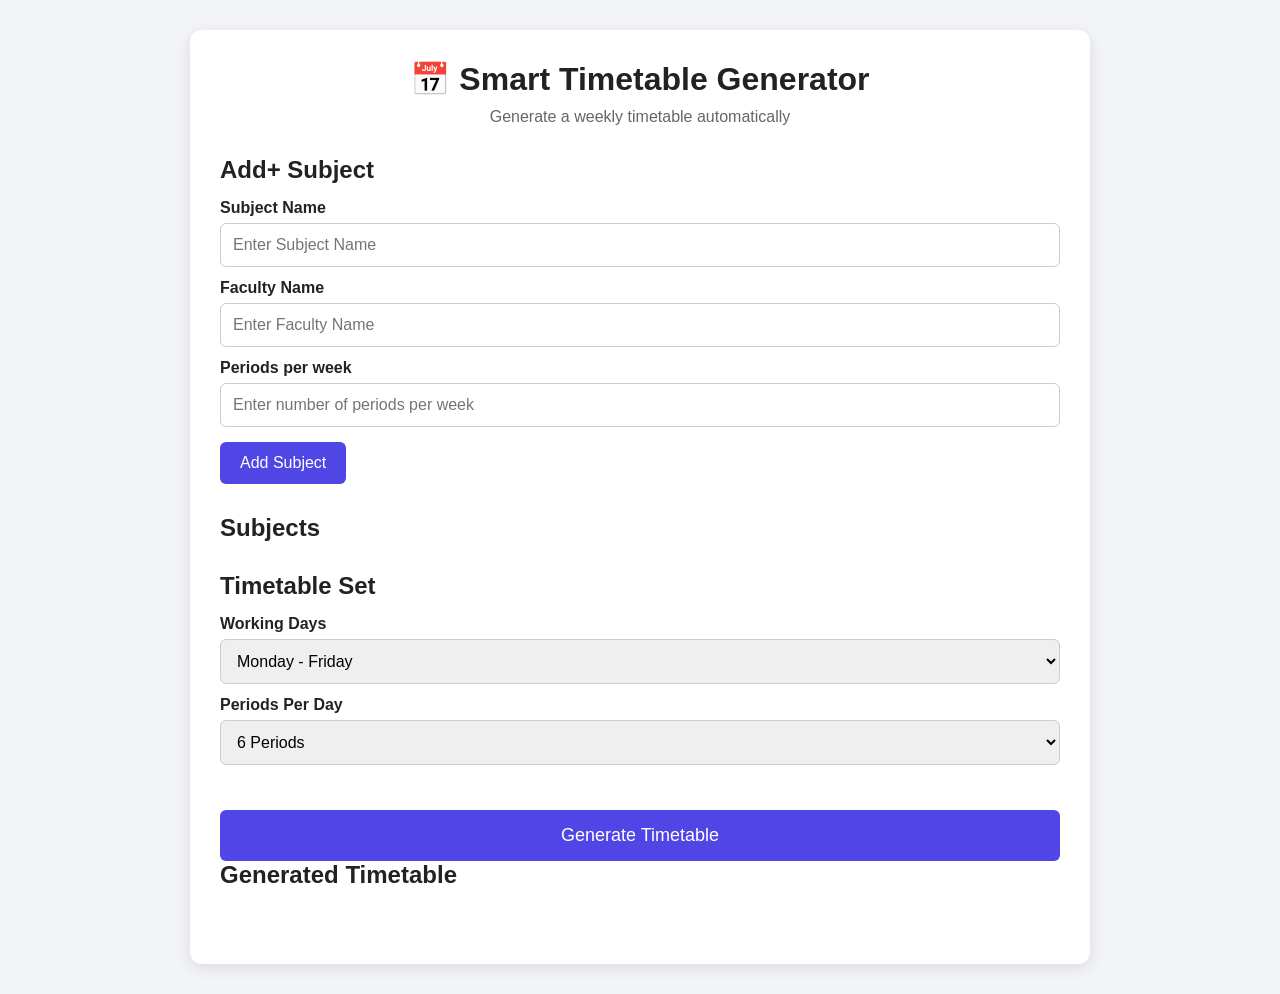
<file: index.html>
<!DOCTYPE html>
<html lang="en">

<head>
    <meta charset="UTF-8">

    <meta name="viewport" content="width=device-width, initial-scale=1.0">

    <title>Smart Timetable Generator</title>

    <link rel="stylesheet" href="style.css">
</head>

<body>

    <div class="container">

        <h1>📅 Smart Timetable Generator</h1>

        <p class="subtitle">
            Generate a weekly timetable automatically
        </p>


        <!-- Subject Input Section -->

        <div class="input-section">

            <h2>Add+ Subject</h2>

            <label for="subjectName">Subject Name</label>

            <input type="text" id="subjectName" placeholder="Enter Subject Name">

            <label for="facultyName">Faculty Name</label>

            <input type="text" id="facultyName" placeholder="Enter Faculty Name">

            <label for="periods">Periods per week</label>

            <input type="number" id="periods" placeholder="Enter number of periods per week">

            <button onclick="addSubject()">Add Subject</button>

        </div>


        <!-- Subject List -->

        <div class="subject-section">

            <h2>Subjects</h2>

            <ul id="subjectList"></ul>

        </div>


        <!-- Timetable Settings -->

        <div class="settings">

            <h2>Timetable Set</h2>

            <label for="days">Working Days</label>

            <select id="days">

                <option value="5">Monday - Friday</option>
                <option value="6">Monday - Saturday</option>

            </select>


            <label for="periodsPerDay">Periods Per Day</label>

            <select id="periodsPerDay">

                <option value="5">5 Periods</option>
                <option value="6" selected>6 Periods</option>
                <option value="7">7 Periods</option>

            </select>

        </div>


        <!-- Generate Button -->

        <button
            class="generate-btn"
            onclick="generateTimetable()"
        >
            Generate Timetable
        </button>


        <!-- Result -->

        <div class="result">

            <h2>Generated Timetable</h2>

            <div id="timetable"></div>

        </div>

    </div>


    <script src="script.js"></script>

</body>

</html>
</file>
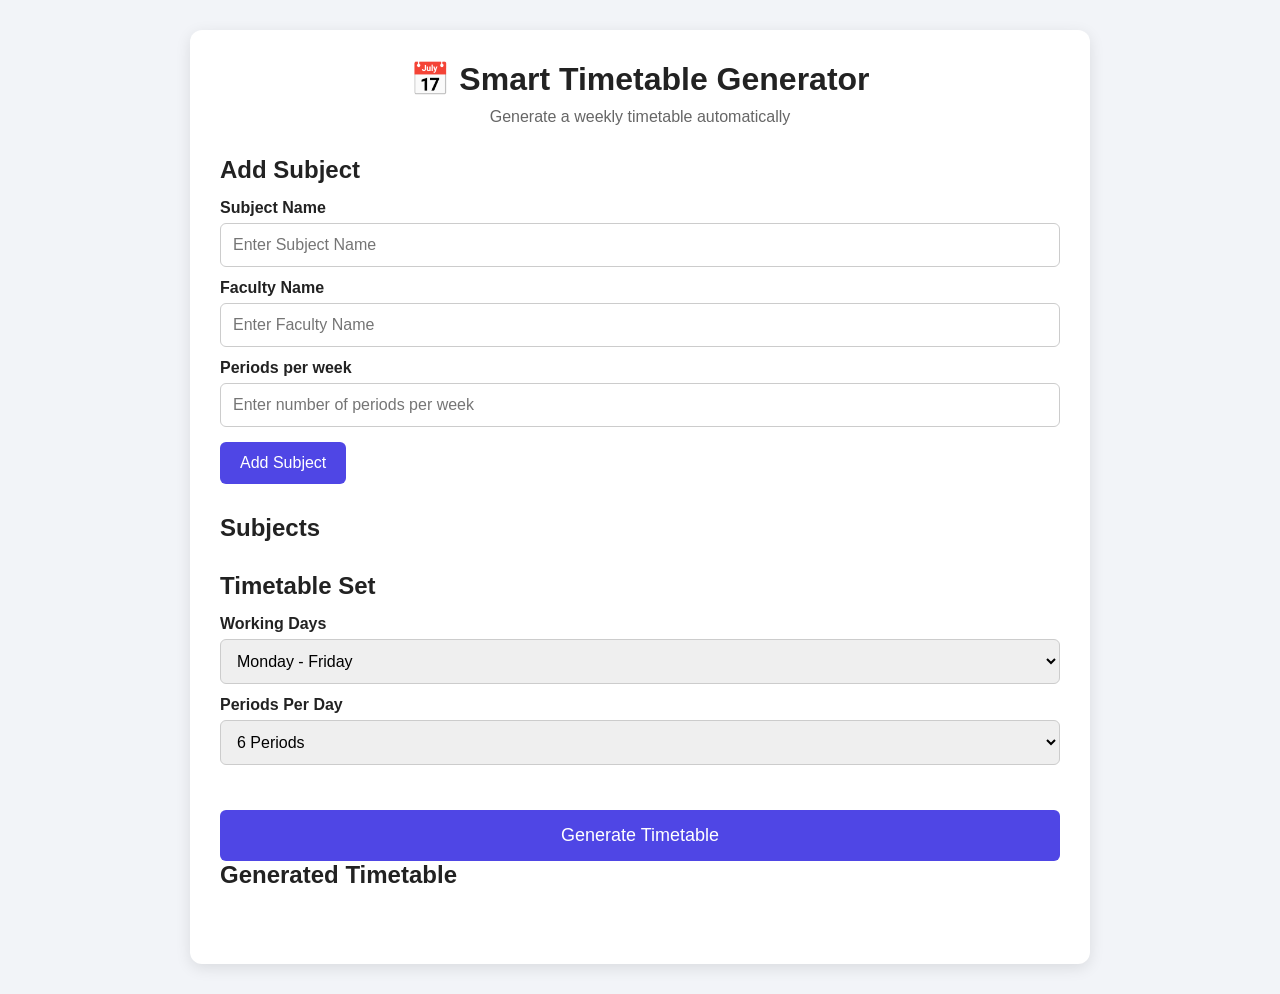
<file: Smart-Timetable-Generator/index.html>
<!DOCTYPE html>
<html lang="en">

<head>
    <meta charset="UTF-8">

    <meta name="viewport" content="width=device-width, initial-scale=1.0">

    <title>Smart Timetable Generator</title>

    <link rel="stylesheet" href="style.css">
</head>

<body>

    <div class="container">

        <h1>📅 Smart Timetable Generator</h1>

        <p class="subtitle">
            Generate a weekly timetable automatically
        </p>


        <!-- Subject Input Section -->

        <div class="input-section">

            <h2>Add Subject</h2>

            <label for="subjectName">Subject Name</label>

            <input type="text" id="subjectName" placeholder="Enter Subject Name">

            <label for="facultyName">Faculty Name</label>

            <input type="text" id="facultyName" placeholder="Enter Faculty Name">

            <label for="periods">Periods per week</label>

            <input type="number" id="periods" placeholder="Enter number of periods per week">

            <button onclick="addSubject()">Add Subject</button>

        </div>


        <!-- Subject List -->

        <div class="subject-section">

            <h2>Subjects</h2>

            <ul id="subjectList"></ul>

        </div>


        <!-- Timetable Settings -->

        <div class="settings">

            <h2>Timetable Set</h2>

            <label for="days">Working Days</label>

            <select id="days">

                <option value="5">Monday - Friday</option>
                <option value="6">Monday - Saturday</option>

            </select>


            <label for="periodsPerDay">Periods Per Day</label>

            <select id="periodsPerDay">

                <option value="5">5 Periods</option>
                <option value="6" selected>6 Periods</option>
                <option value="7">7 Periods</option>

            </select>

        </div>


        <!-- Generate Button -->

        <button
            class="generate-btn"
            onclick="generateTimetable()"
        >
            Generate Timetable
        </button>


        <!-- Result -->

        <div class="result">

            <h2>Generated Timetable</h2>

            <div id="timetable"></div>

        </div>

    </div>


    <script src="script.js"></script>

</body>

</html>
</file>
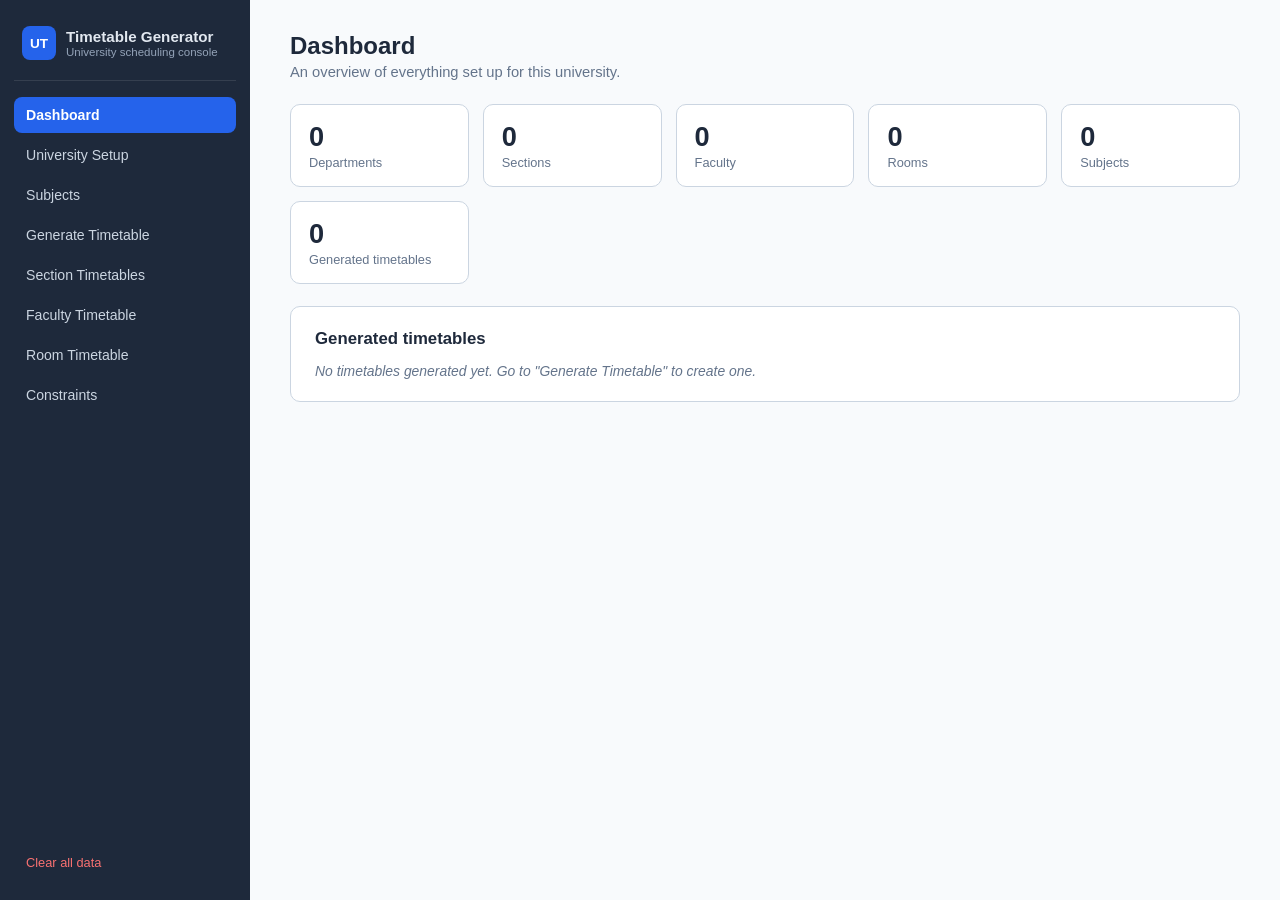
<file: Smart-Timetable-Generator/university_timetable/index.html>
<!DOCTYPE html>
<html lang="en">
<head>
<meta charset="UTF-8" />
<meta name="viewport" content="width=device-width, initial-scale=1.0" />
<title>University Timetable Generator</title>
<link rel="stylesheet" href="style.css" />
</head>
<body>

<div class="app-shell">

  <!-- ===================== SIDEBAR ===================== -->
  <aside class="sidebar">
    <div class="brand">
      <span class="brand-mark">UT</span>
      <div>
        <div class="brand-title">Timetable Generator</div>
        <div class="brand-sub">University scheduling console</div>
      </div>
    </div>

    <nav class="nav">
      <button class="nav-btn active" data-tab="dashboard">Dashboard</button>
      <button class="nav-btn" data-tab="setup">University Setup</button>
      <button class="nav-btn" data-tab="subjects">Subjects</button>
      <button class="nav-btn" data-tab="generate">Generate Timetable</button>
      <button class="nav-btn" data-tab="sectionView">Section Timetables</button>
      <button class="nav-btn" data-tab="facultyView">Faculty Timetable</button>
      <button class="nav-btn" data-tab="roomView">Room Timetable</button>
      <button class="nav-btn" data-tab="settings">Constraints</button>
    </nav>

    <button class="danger-link" onclick="handleResetAllData()">Clear all data</button>
  </aside>

  <!-- ===================== MAIN CONTENT ===================== -->
  <main class="main">

    <!-- ---------- DASHBOARD ---------- -->
    <section id="tab-dashboard" class="tab-panel active">
      <header class="panel-header">
        <h1>Dashboard</h1>
        <p>An overview of everything set up for this university.</p>
      </header>

      <div class="stat-grid" id="statGrid"></div>

      <div class="card">
        <h2>Generated timetables</h2>
        <div id="dashboardTimetableList" class="simple-list"></div>
      </div>
    </section>

    <!-- ---------- UNIVERSITY SETUP ---------- -->
    <section id="tab-setup" class="tab-panel">
      <header class="panel-header">
        <h1>University Setup</h1>
        <p>Add departments, sections, faculty, and rooms.</p>
      </header>

      <div class="grid-2">

        <!-- Departments -->
        <div class="card">
          <h2>Departments</h2>
          <div class="inline-form">
            <input type="text" id="deptNameInput" placeholder="e.g. Information Science and Engineering" />
            <button class="btn btn-primary" onclick="handleAddDepartment()">Add</button>
          </div>
          <ul class="record-list" id="deptList"></ul>
        </div>

        <!-- Sections -->
        <div class="card">
          <h2>Sections / Classes</h2>
          <div class="inline-form-grid">
            <input type="text" id="secDeptInput" placeholder="Department code, e.g. ISE" />
            <input type="text" id="secSemInput" placeholder="Semester, e.g. 3" />
            <input type="text" id="secLetterInput" placeholder="Section, e.g. A" />
            <button class="btn btn-primary" onclick="handleAddSection()">Add Section</button>
          </div>
          <p class="hint">Use a short department code (ISE, CSE, ECE) — it's used to build the section ID.</p>
          <ul class="record-list" id="sectionList"></ul>
        </div>

        <!-- Faculty -->
        <div class="card">
          <h2>Faculty</h2>
          <div class="inline-form-grid">
            <input type="text" id="facNameInput" placeholder="Faculty name, e.g. Dr. ABC" />
            <select id="facDeptSelect"></select>
            <button class="btn btn-primary" onclick="handleAddFaculty()">Add Faculty</button>
          </div>
          <ul class="record-list" id="facultyList"></ul>
        </div>

        <!-- Rooms -->
        <div class="card">
          <h2>Classrooms &amp; Labs</h2>
          <div class="inline-form-grid">
            <input type="text" id="roomNumberInput" placeholder="Room number, e.g. 204" />
            <select id="roomTypeSelect">
              <option value="classroom">Classroom</option>
              <option value="lab">Lab</option>
            </select>
            <input type="number" id="roomCapacityInput" placeholder="Capacity" min="1" />
            <button class="btn btn-primary" onclick="handleAddRoom()">Add Room</button>
          </div>
          <ul class="record-list" id="roomList"></ul>
        </div>

      </div>
    </section>

    <!-- ---------- SUBJECTS ---------- -->
    <section id="tab-subjects" class="tab-panel">
      <header class="panel-header">
        <h1>Subjects</h1>
        <p>Add subjects for a specific section, with faculty and room assignments.</p>
      </header>

      <div class="card">
        <h2>Add a subject</h2>

        <div class="form-row">
          <div class="form-group">
            <label>Section</label>
            <select id="subjSectionSelect"></select>
          </div>
          <div class="form-group">
            <label>Subject Code</label>
            <input type="text" id="subjCodeInput" placeholder="e.g. 23ISE302" />
          </div>
          <div class="form-group">
            <label>Subject Name</label>
            <input type="text" id="subjNameInput" placeholder="e.g. Data Structures" />
          </div>
        </div>

        <div class="form-row">
          <div class="form-group">
            <label>Type</label>
            <select id="subjTypeSelect" onchange="handleSubjectTypeChange()">
              <option value="theory">Theory</option>
              <option value="lab">Lab</option>
              <option value="tutorial">Tutorial</option>
            </select>
          </div>
          <div class="form-group">
            <label>Periods per week (total)</label>
            <input type="number" id="subjPeriodsInput" min="1" placeholder="e.g. 4" />
          </div>
          <div class="form-group">
            <label>Block duration (periods per session)</label>
            <input type="number" id="subjDurationInput" min="1" value="1" />
          </div>
        </div>

        <div class="form-row">
          <div class="form-group">
            <label>Faculty</label>
            <select id="subjFacultySelect"></select>
          </div>
          <div class="form-group">
            <label>Room / Lab</label>
            <select id="subjRoomSelect"></select>
          </div>
        </div>

        <div class="button-row">
          <button class="btn btn-primary" onclick="handleAddSubject()">Add Subject</button>
          <button class="btn btn-secondary" onclick="handleLoadSampleData()">Load Sample Data</button>
        </div>

        <div id="subjectStatus" class="status-message"></div>
      </div>

      <div class="card">
        <h2>Subjects by section</h2>
        <div class="form-group" style="max-width:320px;">
          <label>Filter by section</label>
          <select id="subjFilterSection" onchange="renderSubjectTable()"></select>
        </div>
        <div class="table-scroll-wrapper">
          <table class="data-table" id="subjectTable">
            <thead>
              <tr>
                <th>Code</th><th>Name</th><th>Type</th><th>Periods/wk</th>
                <th>Block</th><th>Faculty</th><th>Room</th><th></th>
              </tr>
            </thead>
            <tbody></tbody>
          </table>
        </div>
      </div>
    </section>

    <!-- ---------- GENERATE ---------- -->
    <section id="tab-generate" class="tab-panel">
      <header class="panel-header">
        <h1>Generate Timetable</h1>
        <p>Select the sections to generate together, then run the scheduler.</p>
      </header>

      <div class="card">
        <h2>Select sections</h2>
        <div id="generateSectionChecklist" class="checklist"></div>

        <div class="button-row">
          <button class="btn btn-primary" onclick="handleGenerate()">Generate Timetable</button>
          <button class="btn btn-secondary" onclick="handleRegenerate()">Regenerate</button>
        </div>

        <div id="generateStatus" class="status-message"></div>
      </div>

      <div class="card" id="generateResultsCard" style="display:none;">
        <h2>Result preview</h2>
        <div id="generateResults"></div>
      </div>
    </section>

    <!-- ---------- SECTION TIMETABLES ---------- -->
    <section id="tab-sectionView" class="tab-panel">
      <header class="panel-header">
        <h1>Section Timetables</h1>
        <p>View the generated weekly timetable for any section.</p>
      </header>

      <div class="card">
        <div class="form-row">
          <div class="form-group">
            <label>Select section</label>
            <select id="sectionViewSelect" onchange="renderSectionTimetable()"></select>
          </div>
        </div>
        <div class="button-row">
          <button class="btn btn-secondary" onclick="printCurrentView('sectionTimetableOutput')">Print</button>
          <button class="btn btn-secondary" onclick="exportCSV('section')">Export CSV</button>
          <button class="btn btn-danger" onclick="handleDeleteTimetable()">Delete this timetable</button>
        </div>
        <div id="sectionTimetableOutput" class="table-scroll-wrapper"></div>
      </div>
    </section>

    <!-- ---------- FACULTY VIEW ---------- -->
    <section id="tab-facultyView" class="tab-panel">
      <header class="panel-header">
        <h1>Faculty Timetable</h1>
        <p>Check a faculty member's full weekly schedule across all sections.</p>
      </header>

      <div class="card">
        <div class="form-row">
          <div class="form-group">
            <label>Select faculty</label>
            <select id="facultyViewSelect" onchange="renderFacultyTimetable()"></select>
          </div>
        </div>
        <div class="button-row">
          <button class="btn btn-secondary" onclick="printCurrentView('facultyTimetableOutput')">Print</button>
        </div>
        <div id="facultyTimetableOutput" class="table-scroll-wrapper"></div>
      </div>
    </section>

    <!-- ---------- ROOM VIEW ---------- -->
    <section id="tab-roomView" class="tab-panel">
      <header class="panel-header">
        <h1>Room Timetable</h1>
        <p>Check a room or lab's full weekly occupancy.</p>
      </header>

      <div class="card">
        <div class="form-row">
          <div class="form-group">
            <label>Select room</label>
            <select id="roomViewSelect" onchange="renderRoomTimetable()"></select>
          </div>
        </div>
        <div class="button-row">
          <button class="btn btn-secondary" onclick="printCurrentView('roomTimetableOutput')">Print</button>
        </div>
        <div id="roomTimetableOutput" class="table-scroll-wrapper"></div>
      </div>
    </section>

    <!-- ---------- CONSTRAINTS / SETTINGS ---------- -->
    <section id="tab-settings" class="tab-panel">
      <header class="panel-header">
        <h1>Constraints</h1>
        <p>Configure working days, periods, and scheduling limits.</p>
      </header>

      <div class="card">
        <div class="form-row">
          <div class="form-group">
            <label>Working Days</label>
            <select id="settingWorkingDays">
              <option value="5">5 Days</option>
              <option value="6">6 Days</option>
            </select>
          </div>
          <div class="form-group">
            <label>Periods per day</label>
            <input type="number" id="settingPeriodsPerDay" min="1" max="10" />
          </div>
          <div class="form-group">
            <label>Start time</label>
            <input type="time" id="settingStartTime" />
          </div>
          <div class="form-group">
            <label>Period length (minutes)</label>
            <input type="number" id="settingPeriodLength" min="15" step="5" />
          </div>
        </div>
        <div class="form-row">
          <div class="form-group">
            <label>Lunch break after period</label>
            <input type="number" id="settingLunchAfter" min="0" />
          </div>
          <div class="form-group">
            <label>Max faculty classes per day</label>
            <input type="number" id="settingMaxFaculty" min="1" />
          </div>
        </div>
        <div class="button-row">
          <button class="btn btn-primary" onclick="handleSaveSettings()">Save Settings</button>
        </div>
        <div id="settingsStatus" class="status-message"></div>
      </div>
    </section>

  </main>
</div>

<script src="data.js"></script>
<script src="scheduler.js"></script>
<script src="script.js"></script>
</body>
</html>
</file>
<file: style.css>
* {
    box-sizing: border-box;
    margin: 0;
    padding: 0;
}

body {
    font-family: Arial, sans-serif;
    background: #f2f4f8;
    color: #222;
    padding: 30px;
}

.container {
    max-width: 900px;
    margin: auto;
    background: white;
    padding: 30px;
    border-radius: 12px;
    box-shadow: 0 4px 15px rgba(0, 0, 0, 0.1);
}

h1 {
    text-align: center;
    margin-bottom: 10px;
}

.subtitle {
    text-align: center;
    color: #666;
    margin-bottom: 30px;
}

h2 {
    margin-bottom: 15px;
}

.input-section,
.subject-section,
.settings,
.result {
    margin-bottom: 30px;
}

label {
    display: block;
    margin-top: 12px;
    margin-bottom: 6px;
    font-weight: bold;
}

input,
select {
    width: 100%;
    padding: 12px;
    border: 1px solid #ccc;
    border-radius: 6px;
    font-size: 16px;
}

button {
    margin-top: 15px;
    padding: 12px 20px;
    border: none;
    border-radius: 6px;
    background: #4f46e5;
    color: white;
    font-size: 16px;
    cursor: pointer;
}

button:hover {
    opacity: 0.9;
}

.subject-section ul {
    list-style: none;
}

.subject-section li {
    background: #f1f3f5;
    padding: 10px;
    margin-bottom: 8px;
    border-radius: 5px;
}

.generate-btn {
    width: 100%;
    font-size: 18px;
    padding: 15px;
}

#timetable {
    overflow-x: auto;
}

table {
    width: 100%;
    border-collapse: collapse;
    margin-top: 15px;
}

th,
td {
    border: 1px solid #ccc;
    padding: 12px;
    text-align: center;
}

th {
    background: #e9ecef;
}

td {
    background: #ffffff;
}

@media (max-width: 600px) {

    body {
        padding: 10px;
    }

    .container {
        padding: 20px;
    }

    th,
    td {
        padding: 8px;
        font-size: 13px;
    }
}
</file>
<file: Smart-Timetable-Generator/style.css>
* {
    box-sizing: border-box;
    margin: 0;
    padding: 0;
}

body {
    font-family: Arial, sans-serif;
    background: #f2f4f8;
    color: #222;
    padding: 30px;
}

.container {
    max-width: 900px;
    margin: auto;
    background: white;
    padding: 30px;
    border-radius: 12px;
    box-shadow: 0 4px 15px rgba(0, 0, 0, 0.1);
}

h1 {
    text-align: center;
    margin-bottom: 10px;
}

.subtitle {
    text-align: center;
    color: #666;
    margin-bottom: 30px;
}

h2 {
    margin-bottom: 15px;
}

.input-section,
.subject-section,
.settings,
.result {
    margin-bottom: 30px;
}

label {
    display: block;
    margin-top: 12px;
    margin-bottom: 6px;
    font-weight: bold;
}

input,
select {
    width: 100%;
    padding: 12px;
    border: 1px solid #ccc;
    border-radius: 6px;
    font-size: 16px;
}

button {
    margin-top: 15px;
    padding: 12px 20px;
    border: none;
    border-radius: 6px;
    background: #4f46e5;
    color: white;
    font-size: 16px;
    cursor: pointer;
}

button:hover {
    opacity: 0.9;
}

.subject-section ul {
    list-style: none;
}

.subject-section li {
    background: #f1f3f5;
    padding: 10px;
    margin-bottom: 8px;
    border-radius: 5px;
}

.generate-btn {
    width: 100%;
    font-size: 18px;
    padding: 15px;
}

#timetable {
    overflow-x: auto;
}

table {
    width: 100%;
    border-collapse: collapse;
    margin-top: 15px;
}

th,
td {
    border: 1px solid #ccc;
    padding: 12px;
    text-align: center;
}

th {
    background: #e9ecef;
}

td {
    background: #ffffff;
}

@media (max-width: 600px) {

    body {
        padding: 10px;
    }

    .container {
        padding: 20px;
    }

    th,
    td {
        padding: 8px;
        font-size: 13px;
    }
}
</file>
<file: Smart-Timetable-Generator/university_timetable/style.css>
/* ============================================================
   University Timetable Generator — Stylesheet
   ============================================================ */

* { margin: 0; padding: 0; box-sizing: border-box; }

:root {
  --navy: #1E293B;
  --navy-light: #334155;
  --bg: #F8FAFC;
  --card-bg: #FFFFFF;
  --border: #CBD5E1;
  --text: #1E293B;
  --text-muted: #64748B;
  --primary: #2563EB;
  --primary-dark: #1D4ED8;
  --success: #16A34A;
  --success-bg: #F0FDF4;
  --warning: #D97706;
  --warning-bg: #FFFBEB;
  --danger: #DC2626;
  --danger-bg: #FEF2F2;
  --radius: 10px;

  --chip-theory: #2563EB;
  --chip-theory-bg: #EFF6FF;
  --chip-lab: #16A34A;
  --chip-lab-bg: #F0FDF4;
  --chip-tutorial: #D97706;
  --chip-tutorial-bg: #FFFBEB;
}

body {
  font-family: -apple-system, BlinkMacSystemFont, "Segoe UI", Roboto, Helvetica, Arial, sans-serif;
  background: var(--bg);
  color: var(--text);
  font-variant-numeric: tabular-nums;
}

/* ---------- App shell ---------- */
.app-shell {
  display: flex;
  min-height: 100vh;
}

/* ---------- Sidebar ---------- */
.sidebar {
  width: 250px;
  flex-shrink: 0;
  background: var(--navy);
  color: #E2E8F0;
  display: flex;
  flex-direction: column;
  padding: 20px 14px;
  position: sticky;
  top: 0;
  height: 100vh;
}

.brand {
  display: flex;
  align-items: center;
  gap: 10px;
  padding: 6px 8px 20px;
  border-bottom: 1px solid rgba(255,255,255,0.1);
  margin-bottom: 16px;
}

.brand-mark {
  background: var(--primary);
  color: #fff;
  font-weight: 700;
  font-size: 0.85rem;
  width: 34px;
  height: 34px;
  border-radius: 8px;
  display: flex;
  align-items: center;
  justify-content: center;
}

.brand-title {
  font-weight: 600;
  font-size: 0.95rem;
  line-height: 1.2;
}

.brand-sub {
  font-size: 0.72rem;
  color: #94A3B8;
}

.nav {
  display: flex;
  flex-direction: column;
  gap: 4px;
  flex: 1;
}

.nav-btn {
  text-align: left;
  background: transparent;
  border: none;
  color: #CBD5E1;
  padding: 10px 12px;
  border-radius: 8px;
  font-size: 0.88rem;
  cursor: pointer;
  transition: background 0.15s ease, color 0.15s ease;
}

.nav-btn:hover {
  background: rgba(255,255,255,0.06);
  color: #fff;
}

.nav-btn.active {
  background: var(--primary);
  color: #fff;
  font-weight: 600;
}

.danger-link {
  background: none;
  border: none;
  color: #F87171;
  font-size: 0.8rem;
  text-align: left;
  padding: 10px 12px;
  cursor: pointer;
}

.danger-link:hover {
  text-decoration: underline;
}

/* ---------- Main content ---------- */
.main {
  flex: 1;
  padding: 32px 40px;
  max-width: 1200px;
}

.tab-panel { display: none; }
.tab-panel.active { display: block; }

.panel-header {
  margin-bottom: 24px;
}

.panel-header h1 {
  font-size: 1.5rem;
  font-weight: 700;
  margin-bottom: 4px;
}

.panel-header p {
  color: var(--text-muted);
  font-size: 0.92rem;
}

/* ---------- Cards ---------- */
.card {
  background: var(--card-bg);
  border: 1px solid var(--border);
  border-radius: var(--radius);
  padding: 22px 24px;
  margin-bottom: 20px;
}

.card h2 {
  font-size: 1.05rem;
  font-weight: 600;
  margin-bottom: 14px;
}

.grid-2 {
  display: grid;
  grid-template-columns: 1fr 1fr;
  gap: 20px;
}

.grid-2 .card { margin-bottom: 0; }

/* ---------- Forms ---------- */
.form-row {
  display: flex;
  flex-wrap: wrap;
  gap: 14px;
  margin-bottom: 14px;
}

.form-group {
  flex: 1 1 180px;
  display: flex;
  flex-direction: column;
}

.form-group label {
  font-size: 0.8rem;
  font-weight: 600;
  color: var(--text-muted);
  margin-bottom: 5px;
}

input, select {
  padding: 9px 11px;
  border: 1px solid var(--border);
  border-radius: 7px;
  font-size: 0.9rem;
  background: #fff;
  color: var(--text);
  outline: none;
  font-family: inherit;
}

input:focus, select:focus {
  border-color: var(--primary);
  box-shadow: 0 0 0 3px rgba(37,99,235,0.15);
}

.inline-form {
  display: flex;
  gap: 10px;
  margin-bottom: 14px;
}

.inline-form input { flex: 1; }

.inline-form-grid {
  display: grid;
  grid-template-columns: repeat(auto-fit, minmax(120px, 1fr));
  gap: 10px;
  margin-bottom: 8px;
  align-items: end;
}

.hint {
  font-size: 0.78rem;
  color: var(--text-muted);
  margin-bottom: 12px;
}

.button-row {
  display: flex;
  flex-wrap: wrap;
  gap: 10px;
  margin: 6px 0 4px;
}

.btn {
  border: none;
  border-radius: 7px;
  padding: 9px 16px;
  font-size: 0.86rem;
  font-weight: 600;
  cursor: pointer;
  transition: background 0.15s ease, transform 0.1s ease;
}

.btn:active { transform: translateY(1px); }

.btn-primary { background: var(--primary); color: #fff; }
.btn-primary:hover { background: var(--primary-dark); }

.btn-secondary { background: #E2E8F0; color: var(--text); }
.btn-secondary:hover { background: #CBD5E1; }

.btn-danger { background: var(--danger-bg); color: var(--danger); border: 1px solid #FCA5A5; }
.btn-danger:hover { background: #FEE2E2; }

.btn-small {
  padding: 4px 10px;
  font-size: 0.76rem;
  border-radius: 6px;
  border: 1px solid var(--border);
  background: #fff;
  color: var(--danger);
  cursor: pointer;
}
.btn-small:hover { background: var(--danger-bg); }

/* ---------- Record lists (setup tab) ---------- */
.record-list {
  list-style: none;
  display: flex;
  flex-direction: column;
  gap: 8px;
  max-height: 260px;
  overflow-y: auto;
}

.record-list li {
  display: flex;
  justify-content: space-between;
  align-items: center;
  background: #F8FAFC;
  border: 1px solid var(--border);
  border-radius: 7px;
  padding: 8px 12px;
  font-size: 0.87rem;
}

.record-list .empty-msg,
.simple-list .empty-msg {
  color: var(--text-muted);
  font-style: italic;
  font-size: 0.87rem;
}

/* ---------- Checklist (generate tab) ---------- */
.checklist {
  display: flex;
  flex-direction: column;
  gap: 8px;
  margin-bottom: 16px;
}

.checklist label {
  display: flex;
  align-items: center;
  gap: 8px;
  font-size: 0.88rem;
  font-weight: 400;
  color: var(--text);
}

/* ---------- Status messages ---------- */
.status-message {
  margin-top: 12px;
  padding: 10px 14px;
  border-radius: 7px;
  font-size: 0.86rem;
  display: none;
  white-space: pre-line;
}

.status-message.success { display: block; background: var(--success-bg); color: #166534; border: 1px solid #BBF7D0; }
.status-message.error   { display: block; background: var(--danger-bg);  color: #991B1B; border: 1px solid #FECACA; }
.status-message.warning { display: block; background: var(--warning-bg); color: #92400E; border: 1px solid #FDE68A; }

/* ---------- Data table (subjects) ---------- */
.table-scroll-wrapper { overflow-x: auto; }

.data-table {
  width: 100%;
  border-collapse: collapse;
  min-width: 700px;
}

.data-table th, .data-table td {
  border: 1px solid var(--border);
  padding: 9px 10px;
  font-size: 0.85rem;
  text-align: left;
}

.data-table th {
  background: #F1F5F9;
  font-weight: 600;
  color: var(--text-muted);
}

/* Subject-type chips (used consistently everywhere) */
.chip {
  display: inline-block;
  padding: 2px 9px;
  border-radius: 999px;
  font-size: 0.74rem;
  font-weight: 600;
}

.chip-theory { background: var(--chip-theory-bg); color: var(--chip-theory); }
.chip-lab { background: var(--chip-lab-bg); color: var(--chip-lab); }
.chip-tutorial { background: var(--chip-tutorial-bg); color: var(--chip-tutorial); }

/* ---------- Timetable grid ---------- */
.timetable-grid {
  width: 100%;
  border-collapse: collapse;
  min-width: 720px;
}

.timetable-grid th, .timetable-grid td {
  border: 1px solid var(--border);
  padding: 8px;
  text-align: center;
  font-size: 0.82rem;
  vertical-align: middle;
}

.timetable-grid thead th {
  background: var(--navy);
  color: #fff;
  position: sticky;
  top: 0;
}

.timetable-grid .period-col {
  background: #F1F5F9;
  font-weight: 600;
  white-space: nowrap;
}

.timetable-grid td.free {
  color: #94A3B8;
  font-style: italic;
}

.timetable-grid td.filled {
  background: #F8FAFC;
}

.timetable-grid td.filled .subj-name { font-weight: 600; }
.timetable-grid td.filled .subj-code { color: var(--text-muted); font-size: 0.72rem; }
.timetable-grid td.filled .subj-meta { color: var(--text-muted); font-size: 0.72rem; display: block; margin-top: 2px; }

.timetable-grid td.lunch-row {
  background: #FFFBEB;
  color: #92400E;
  font-weight: 700;
  font-size: 0.78rem;
}

/* ---------- Dashboard ---------- */
.stat-grid {
  display: grid;
  grid-template-columns: repeat(auto-fit, minmax(160px, 1fr));
  gap: 14px;
  margin-bottom: 22px;
}

.stat-card {
  background: var(--card-bg);
  border: 1px solid var(--border);
  border-radius: var(--radius);
  padding: 16px 18px;
}

.stat-card .stat-value {
  font-size: 1.7rem;
  font-weight: 700;
  color: var(--navy);
}

.stat-card .stat-label {
  font-size: 0.8rem;
  color: var(--text-muted);
  margin-top: 2px;
}

.simple-list {
  display: flex;
  flex-direction: column;
  gap: 6px;
}

.simple-list .row {
  display: flex;
  justify-content: space-between;
  padding: 8px 10px;
  background: #F8FAFC;
  border-radius: 7px;
  font-size: 0.86rem;
}

/* ---------- Responsive ---------- */
@media (max-width: 900px) {
  .app-shell { flex-direction: column; }
  .sidebar { width: 100%; height: auto; position: static; }
  .nav { flex-direction: row; flex-wrap: wrap; }
  .main { padding: 20px; }
  .grid-2 { grid-template-columns: 1fr; }
}

/* ---------- Print ---------- */
@media print {
  .sidebar, .button-row, .panel-header p { display: none; }
  .main { padding: 0; }
  body { background: #fff; }
}
</file>
